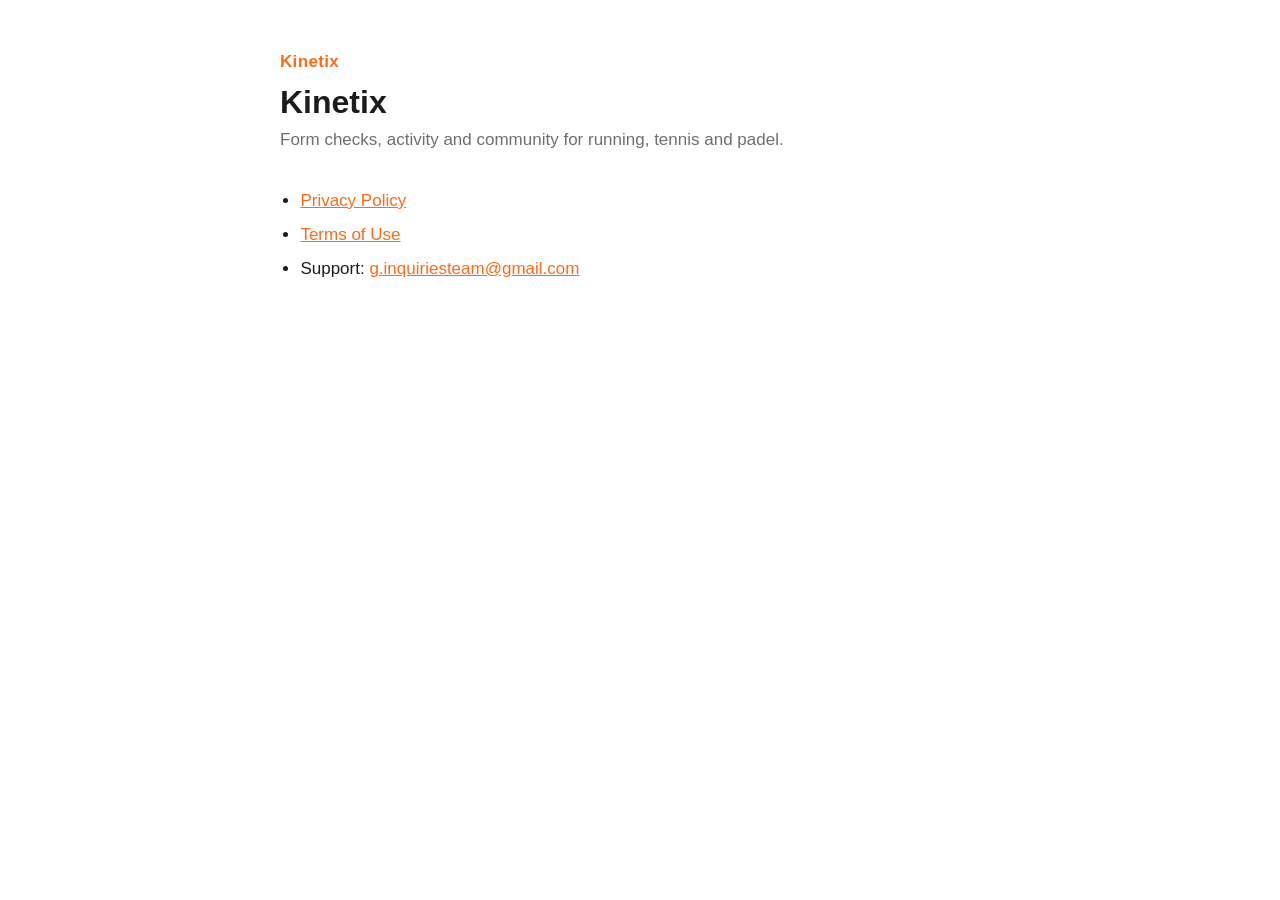
<file: index.html>
<!doctype html>
<html lang="en">
<head>
<meta charset="utf-8">
<meta name="viewport" content="width=device-width, initial-scale=1">
<title>Kinetix</title>
<link rel="stylesheet" href="style.css">
</head>
<body>
<main>
<p class="brand">Kinetix</p>
<h1>Kinetix</h1>
<p class="meta">Form checks, activity and community for running, tennis and padel.</p>
<ul>
<li><a href="privacy.html">Privacy Policy</a></li>
<li><a href="terms.html">Terms of Use</a></li>
<li>Support: <a href="mailto:g.inquiriesteam@gmail.com">g.inquiriesteam@gmail.com</a></li>
</ul>
</main>
</body>
</html>
</file>
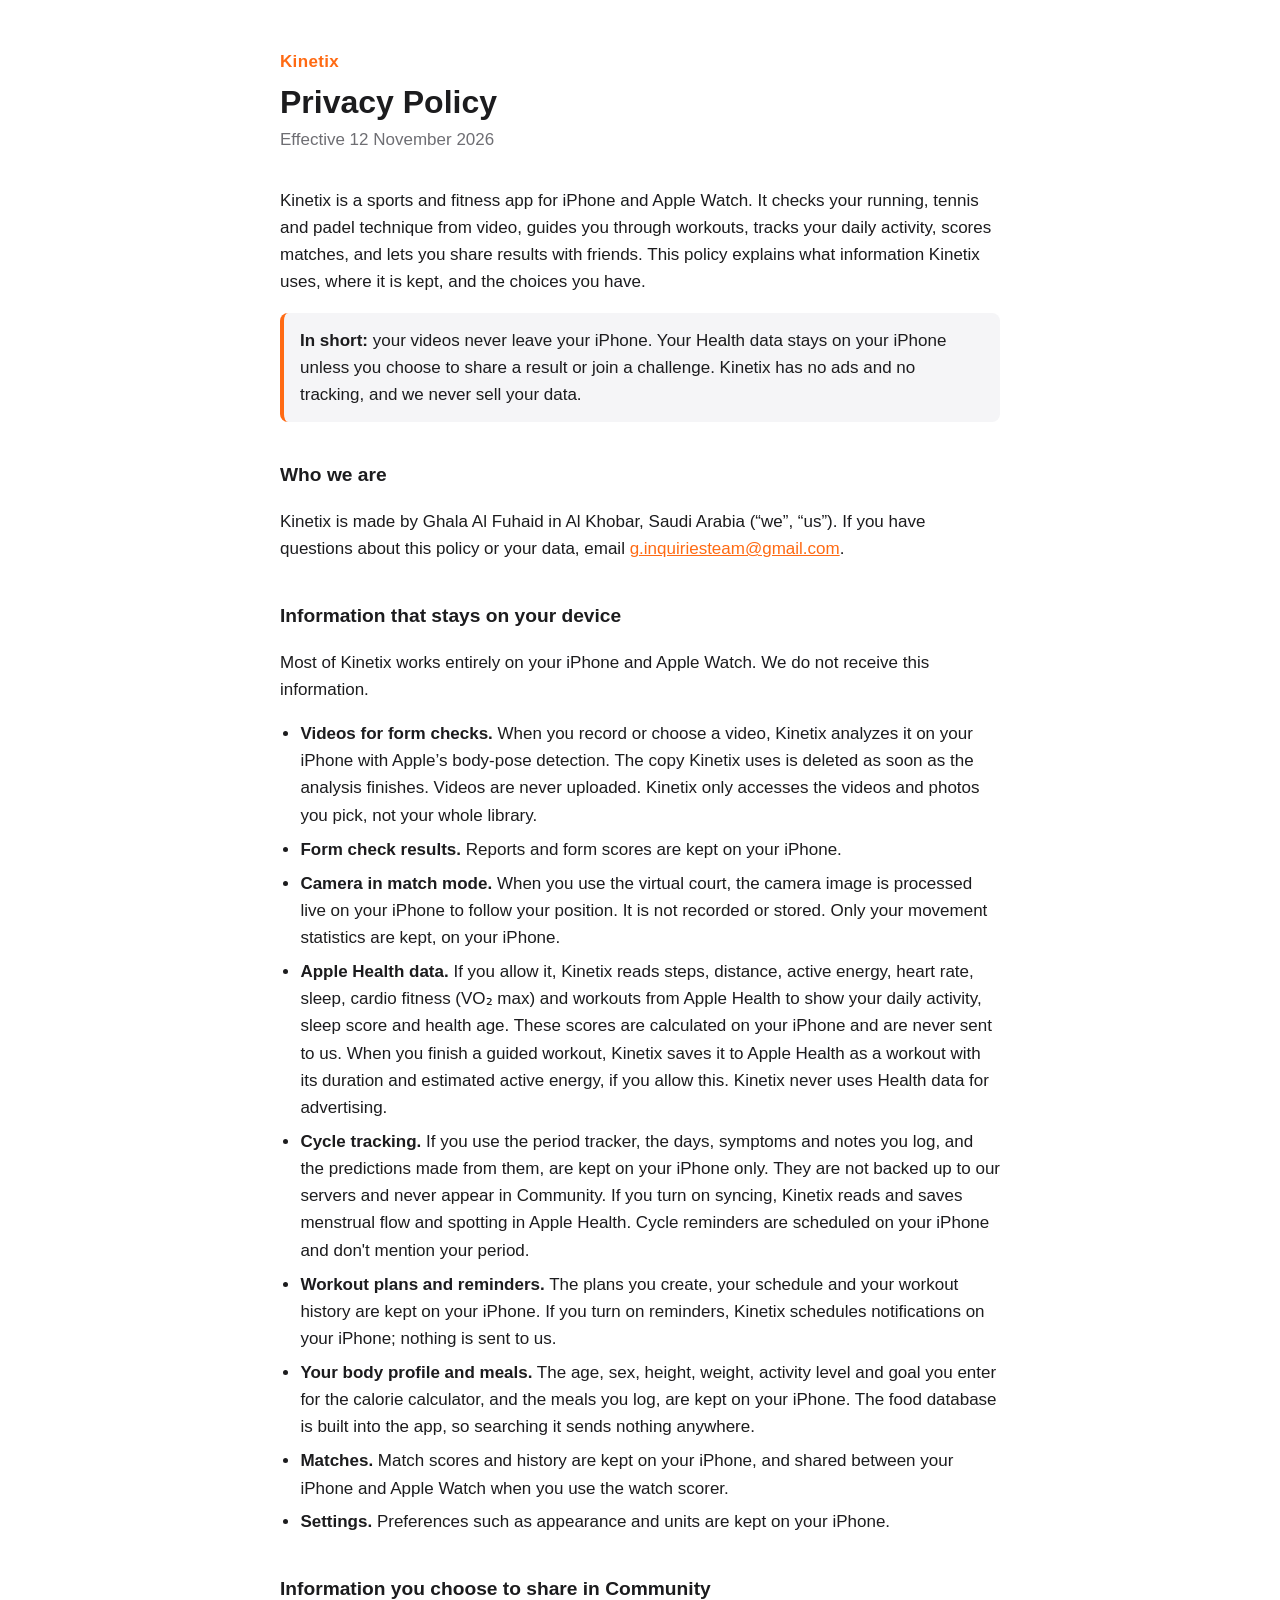
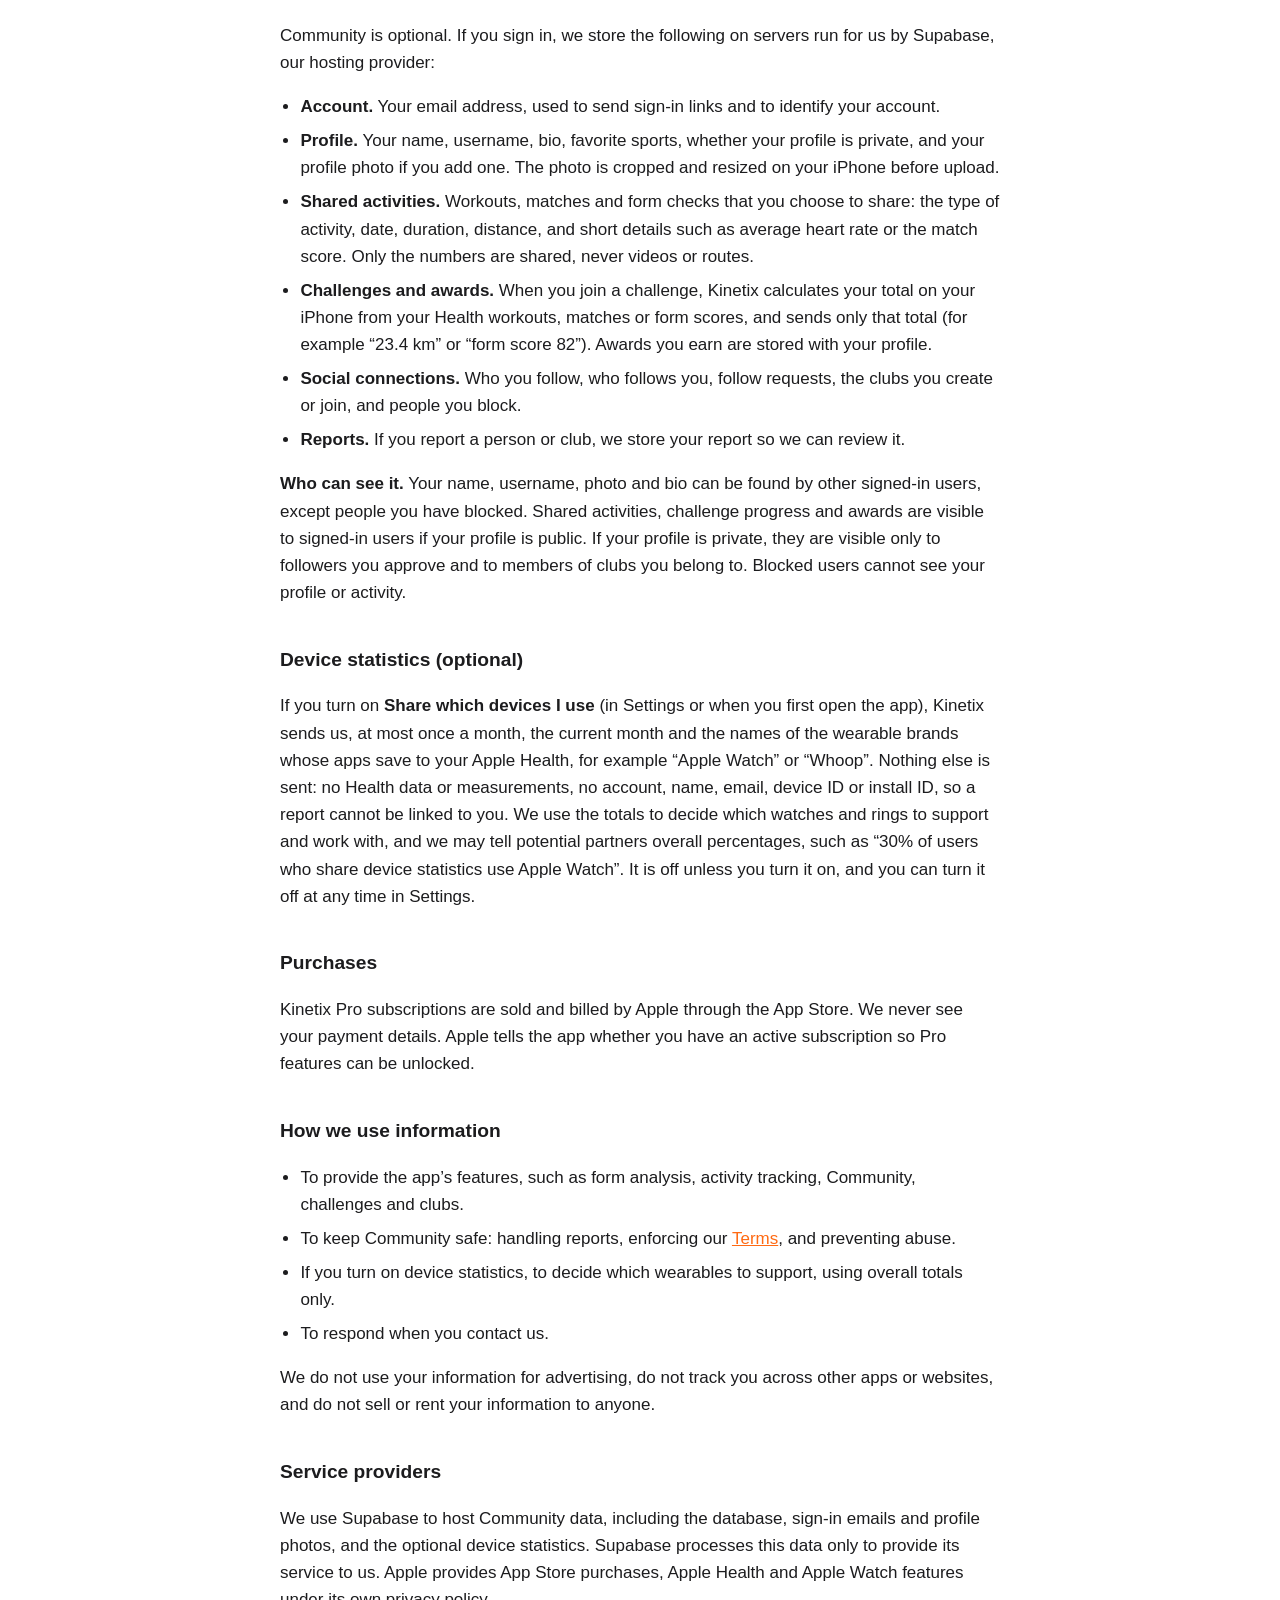
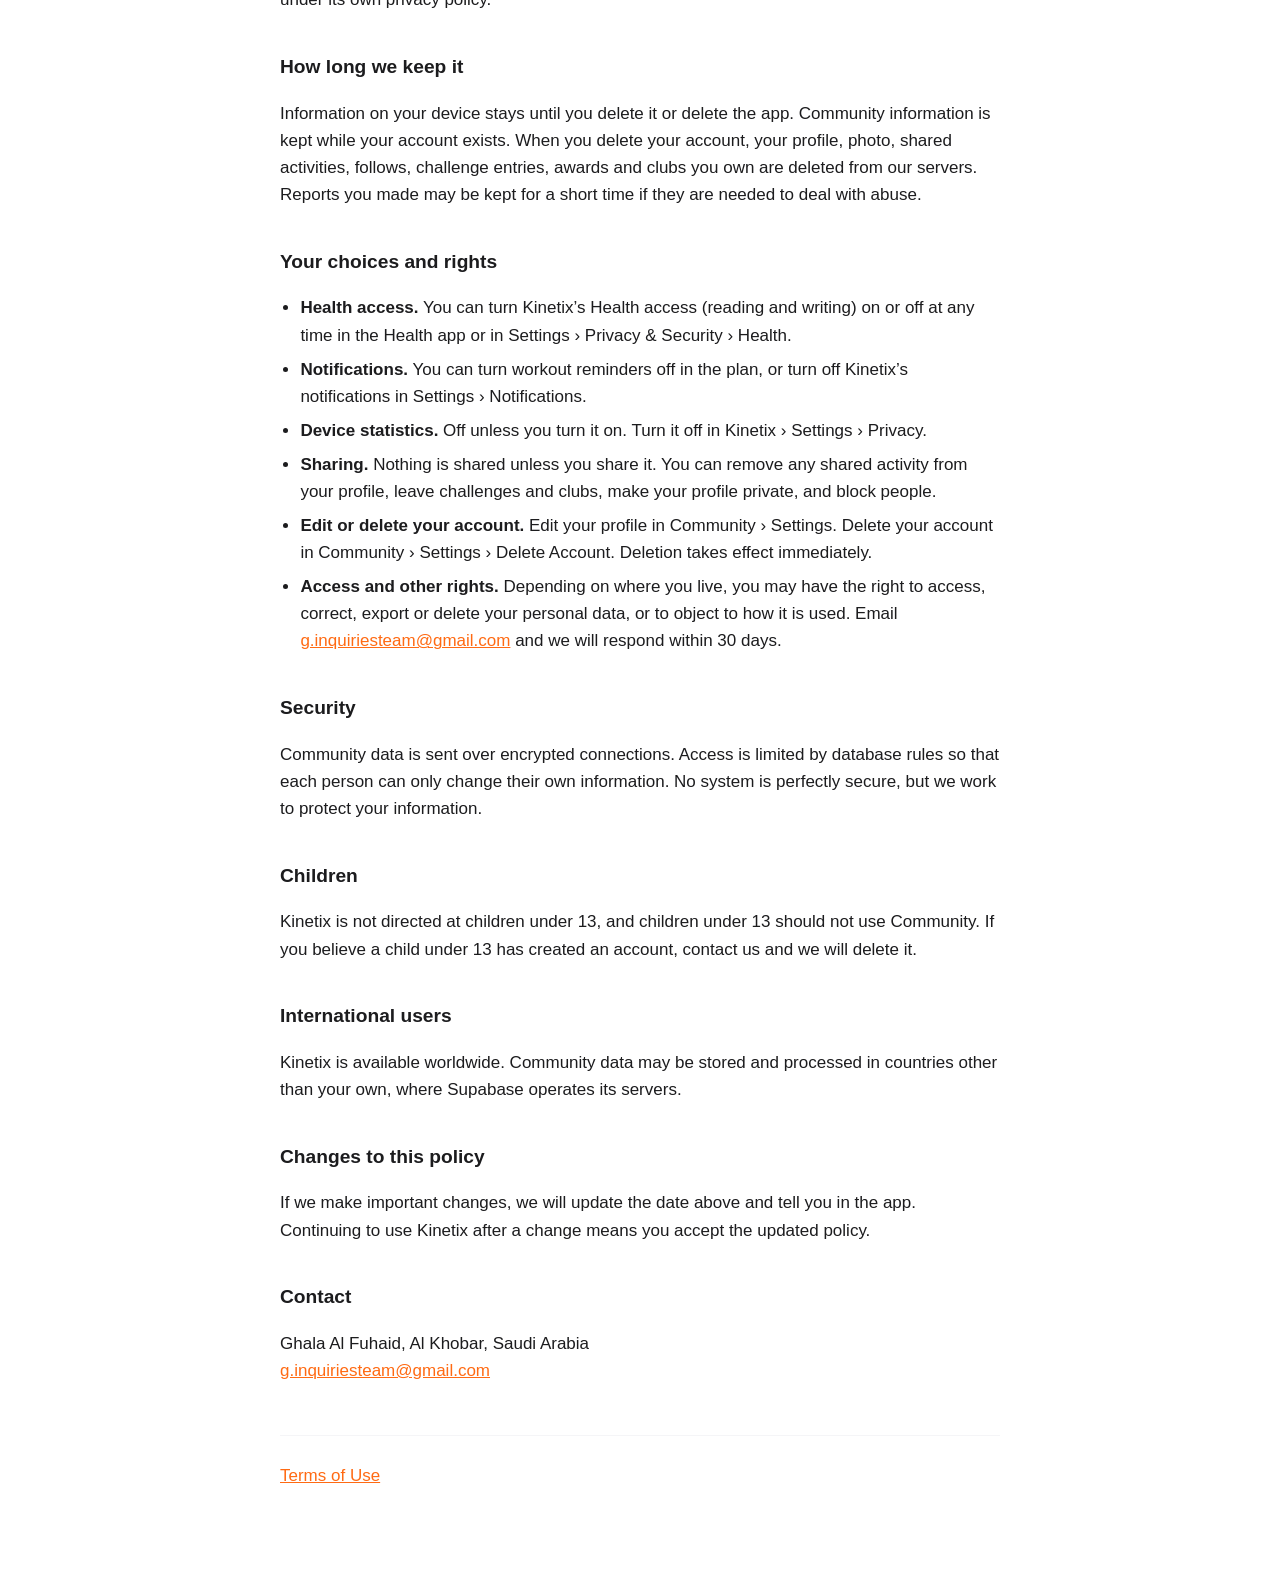
<file: privacy.html>
<!doctype html>
<html lang="en">
<head>
<meta charset="utf-8">
<meta name="viewport" content="width=device-width, initial-scale=1">
<title>Kinetix Privacy Policy</title>
<link rel="stylesheet" href="style.css">
</head>
<body>
<main>
<p class="brand">Kinetix</p>
<h1>Privacy Policy</h1>
<p class="meta">Effective 12 November 2026</p>

<p>Kinetix is a sports and fitness app for iPhone and Apple Watch. It checks your running, tennis and padel technique from video, guides you through workouts, tracks your daily activity, scores matches, and lets you share results with friends. This policy explains what information Kinetix uses, where it is kept, and the choices you have.</p>

<p class="summary"><strong>In short:</strong> your videos never leave your iPhone. Your Health data stays on your iPhone unless you choose to share a result or join a challenge. Kinetix has no ads and no tracking, and we never sell your data.</p>

<h2>Who we are</h2>
<p>Kinetix is made by Ghala Al Fuhaid in Al Khobar, Saudi Arabia (“we”, “us”). If you have questions about this policy or your data, email <a href="mailto:g.inquiriesteam@gmail.com">g.inquiriesteam@gmail.com</a>.</p>

<h2>Information that stays on your device</h2>
<p>Most of Kinetix works entirely on your iPhone and Apple Watch. We do not receive this information.</p>
<ul>
<li><strong>Videos for form checks.</strong> When you record or choose a video, Kinetix analyzes it on your iPhone with Apple’s body-pose detection. The copy Kinetix uses is deleted as soon as the analysis finishes. Videos are never uploaded. Kinetix only accesses the videos and photos you pick, not your whole library.</li>
<li><strong>Form check results.</strong> Reports and form scores are kept on your iPhone.</li>
<li><strong>Camera in match mode.</strong> When you use the virtual court, the camera image is processed live on your iPhone to follow your position. It is not recorded or stored. Only your movement statistics are kept, on your iPhone.</li>
<li><strong>Apple Health data.</strong> If you allow it, Kinetix reads steps, distance, active energy, heart rate, sleep, cardio fitness (VO₂ max) and workouts from Apple Health to show your daily activity, sleep score and health age. These scores are calculated on your iPhone and are never sent to us. When you finish a guided workout, Kinetix saves it to Apple Health as a workout with its duration and estimated active energy, if you allow this. Kinetix never uses Health data for advertising.</li>
<li><strong>Cycle tracking.</strong> If you use the period tracker, the days, symptoms and notes you log, and the predictions made from them, are kept on your iPhone only. They are not backed up to our servers and never appear in Community. If you turn on syncing, Kinetix reads and saves menstrual flow and spotting in Apple Health. Cycle reminders are scheduled on your iPhone and don't mention your period.</li>
<li><strong>Workout plans and reminders.</strong> The plans you create, your schedule and your workout history are kept on your iPhone. If you turn on reminders, Kinetix schedules notifications on your iPhone; nothing is sent to us.</li>
<li><strong>Your body profile and meals.</strong> The age, sex, height, weight, activity level and goal you enter for the calorie calculator, and the meals you log, are kept on your iPhone. The food database is built into the app, so searching it sends nothing anywhere.</li>
<li><strong>Matches.</strong> Match scores and history are kept on your iPhone, and shared between your iPhone and Apple Watch when you use the watch scorer.</li>
<li><strong>Settings.</strong> Preferences such as appearance and units are kept on your iPhone.</li>
</ul>

<h2>Information you choose to share in Community</h2>
<p>Community is optional. If you sign in, we store the following on servers run for us by Supabase, our hosting provider:</p>
<ul>
<li><strong>Account.</strong> Your email address, used to send sign-in links and to identify your account.</li>
<li><strong>Profile.</strong> Your name, username, bio, favorite sports, whether your profile is private, and your profile photo if you add one. The photo is cropped and resized on your iPhone before upload.</li>
<li><strong>Shared activities.</strong> Workouts, matches and form checks that you choose to share: the type of activity, date, duration, distance, and short details such as average heart rate or the match score. Only the numbers are shared, never videos or routes.</li>
<li><strong>Challenges and awards.</strong> When you join a challenge, Kinetix calculates your total on your iPhone from your Health workouts, matches or form scores, and sends only that total (for example “23.4 km” or “form score 82”). Awards you earn are stored with your profile.</li>
<li><strong>Social connections.</strong> Who you follow, who follows you, follow requests, the clubs you create or join, and people you block.</li>
<li><strong>Reports.</strong> If you report a person or club, we store your report so we can review it.</li>
</ul>
<p><strong>Who can see it.</strong> Your name, username, photo and bio can be found by other signed-in users, except people you have blocked. Shared activities, challenge progress and awards are visible to signed-in users if your profile is public. If your profile is private, they are visible only to followers you approve and to members of clubs you belong to. Blocked users cannot see your profile or activity.</p>

<h2>Device statistics (optional)</h2>
<p>If you turn on <strong>Share which devices I use</strong> (in Settings or when you first open the app), Kinetix sends us, at most once a month, the current month and the names of the wearable brands whose apps save to your Apple Health, for example “Apple Watch” or “Whoop”. Nothing else is sent: no Health data or measurements, no account, name, email, device ID or install ID, so a report cannot be linked to you. We use the totals to decide which watches and rings to support and work with, and we may tell potential partners overall percentages, such as “30% of users who share device statistics use Apple Watch”. It is off unless you turn it on, and you can turn it off at any time in Settings.</p>

<h2>Purchases</h2>
<p>Kinetix Pro subscriptions are sold and billed by Apple through the App Store. We never see your payment details. Apple tells the app whether you have an active subscription so Pro features can be unlocked.</p>

<h2>How we use information</h2>
<ul>
<li>To provide the app’s features, such as form analysis, activity tracking, Community, challenges and clubs.</li>
<li>To keep Community safe: handling reports, enforcing our <a href="terms.html">Terms</a>, and preventing abuse.</li>
<li>If you turn on device statistics, to decide which wearables to support, using overall totals only.</li>
<li>To respond when you contact us.</li>
</ul>
<p>We do not use your information for advertising, do not track you across other apps or websites, and do not sell or rent your information to anyone.</p>

<h2>Service providers</h2>
<p>We use Supabase to host Community data, including the database, sign-in emails and profile photos, and the optional device statistics. Supabase processes this data only to provide its service to us. Apple provides App Store purchases, Apple Health and Apple Watch features under its own privacy policy.</p>

<h2>How long we keep it</h2>
<p>Information on your device stays until you delete it or delete the app. Community information is kept while your account exists. When you delete your account, your profile, photo, shared activities, follows, challenge entries, awards and clubs you own are deleted from our servers. Reports you made may be kept for a short time if they are needed to deal with abuse.</p>

<h2>Your choices and rights</h2>
<ul>
<li><strong>Health access.</strong> You can turn Kinetix’s Health access (reading and writing) on or off at any time in the Health app or in Settings › Privacy &amp; Security › Health.</li>
<li><strong>Notifications.</strong> You can turn workout reminders off in the plan, or turn off Kinetix’s notifications in Settings › Notifications.</li>
<li><strong>Device statistics.</strong> Off unless you turn it on. Turn it off in Kinetix › Settings › Privacy.</li>
<li><strong>Sharing.</strong> Nothing is shared unless you share it. You can remove any shared activity from your profile, leave challenges and clubs, make your profile private, and block people.</li>
<li><strong>Edit or delete your account.</strong> Edit your profile in Community › Settings. Delete your account in Community › Settings › Delete Account. Deletion takes effect immediately.</li>
<li><strong>Access and other rights.</strong> Depending on where you live, you may have the right to access, correct, export or delete your personal data, or to object to how it is used. Email <a href="mailto:g.inquiriesteam@gmail.com">g.inquiriesteam@gmail.com</a> and we will respond within 30 days.</li>
</ul>

<h2>Security</h2>
<p>Community data is sent over encrypted connections. Access is limited by database rules so that each person can only change their own information. No system is perfectly secure, but we work to protect your information.</p>

<h2>Children</h2>
<p>Kinetix is not directed at children under 13, and children under 13 should not use Community. If you believe a child under 13 has created an account, contact us and we will delete it.</p>

<h2>International users</h2>
<p>Kinetix is available worldwide. Community data may be stored and processed in countries other than your own, where Supabase operates its servers.</p>

<h2>Changes to this policy</h2>
<p>If we make important changes, we will update the date above and tell you in the app. Continuing to use Kinetix after a change means you accept the updated policy.</p>

<h2>Contact</h2>
<p>Ghala Al Fuhaid, Al Khobar, Saudi Arabia<br><a href="mailto:g.inquiriesteam@gmail.com">g.inquiriesteam@gmail.com</a></p>

<p class="footer"><a href="terms.html">Terms of Use</a></p>
</main>
</body>
</html>
</file>
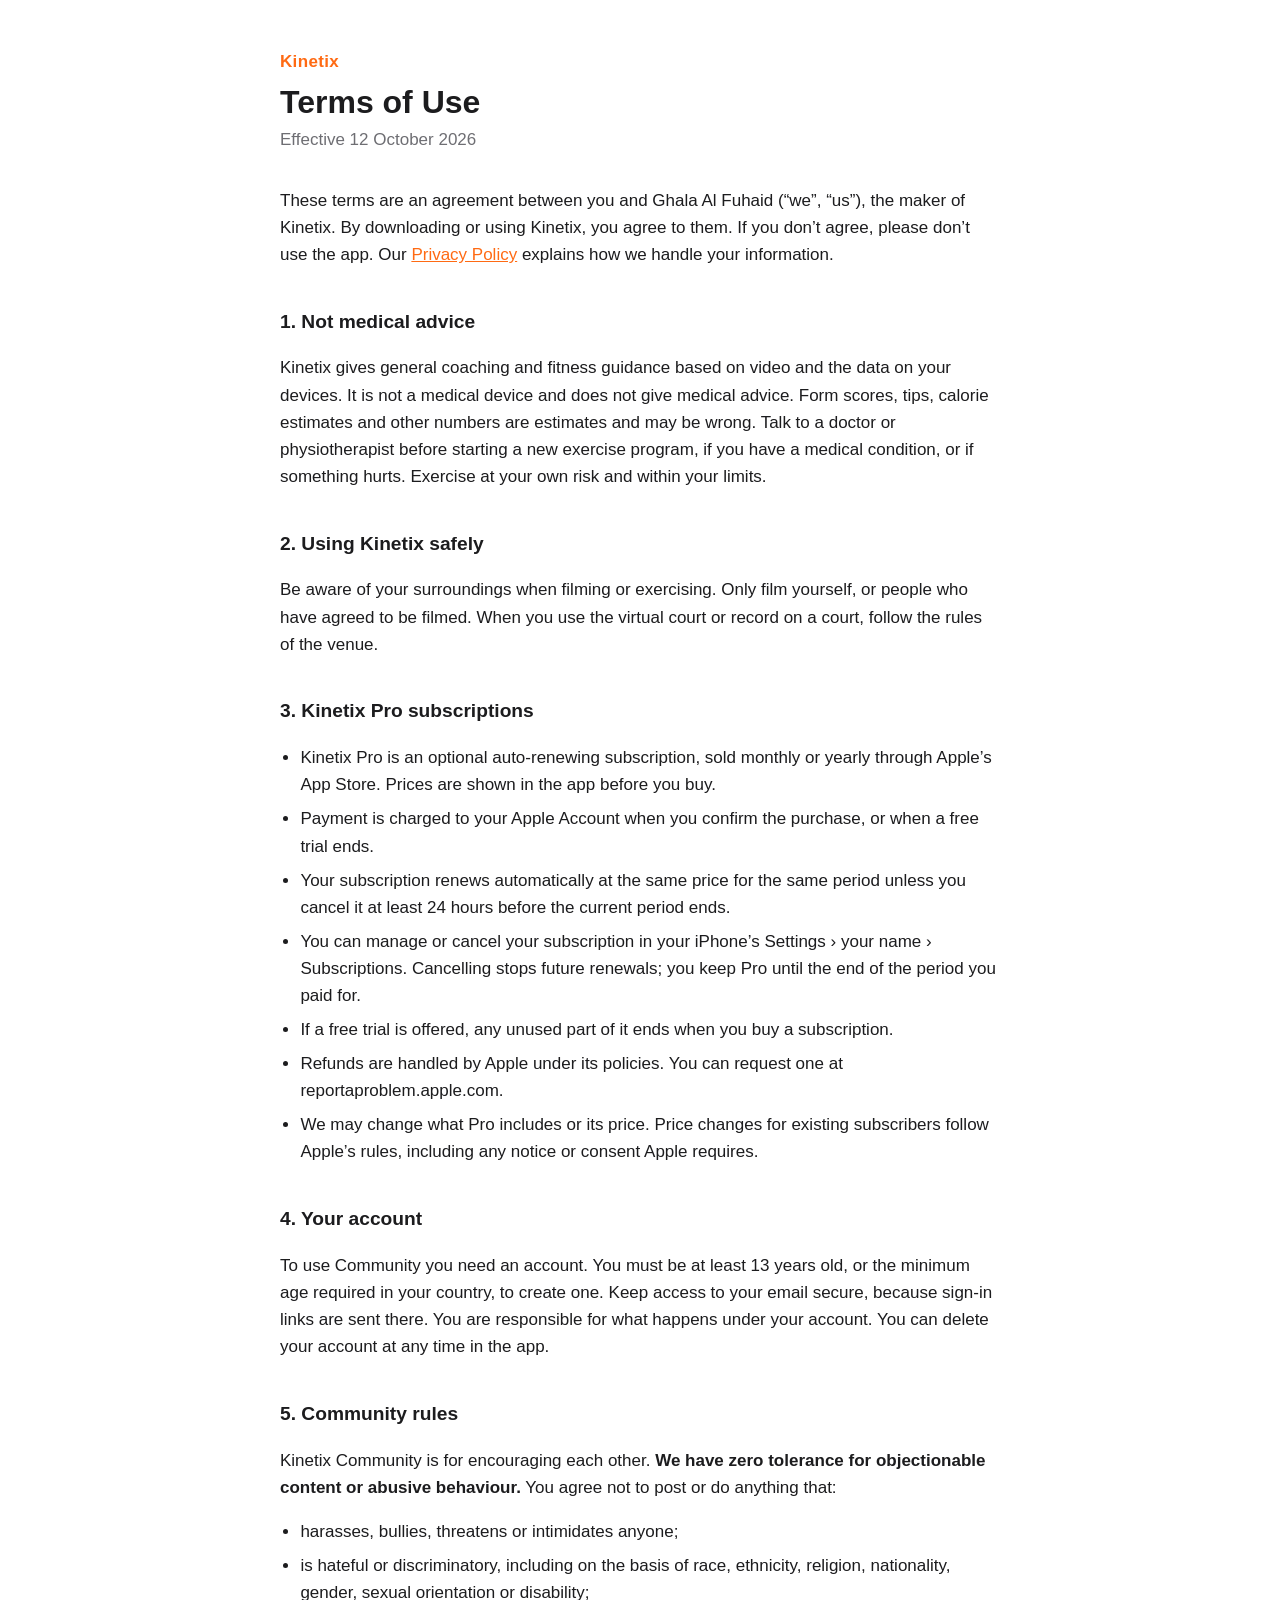
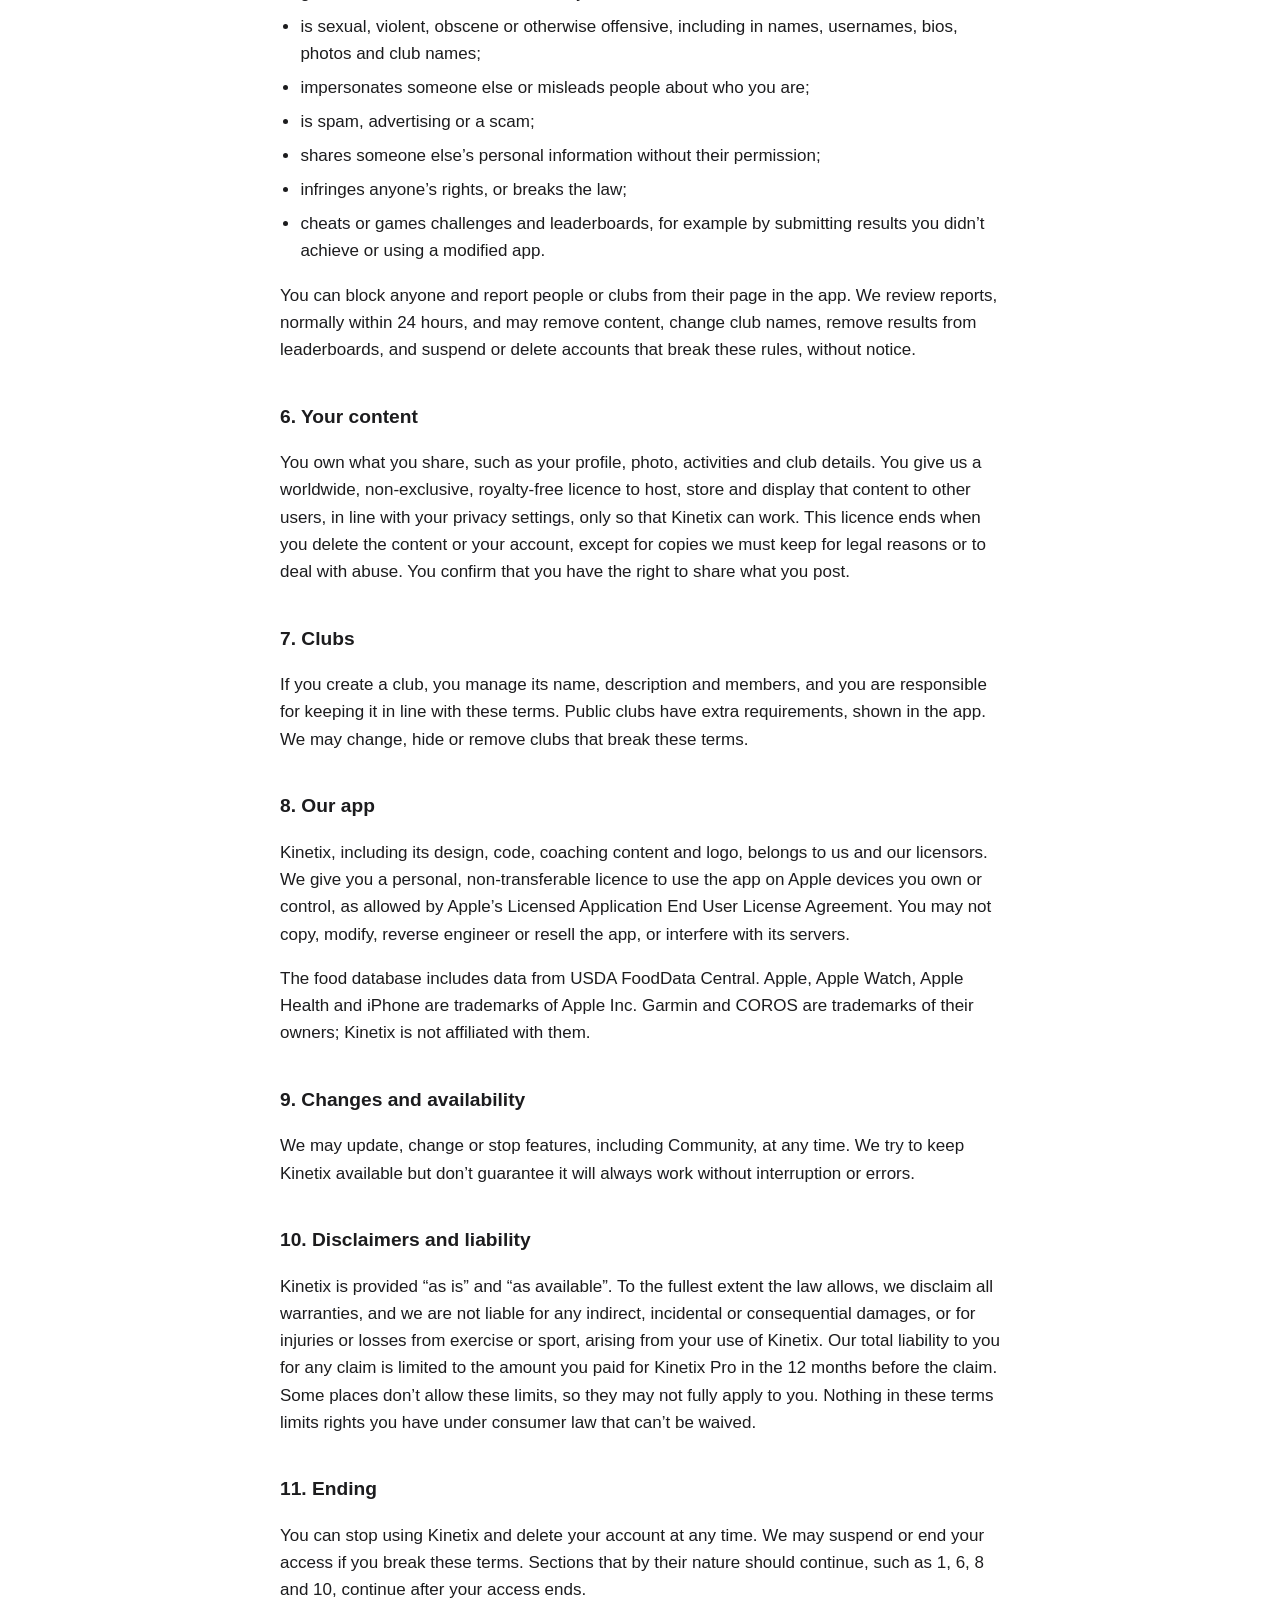
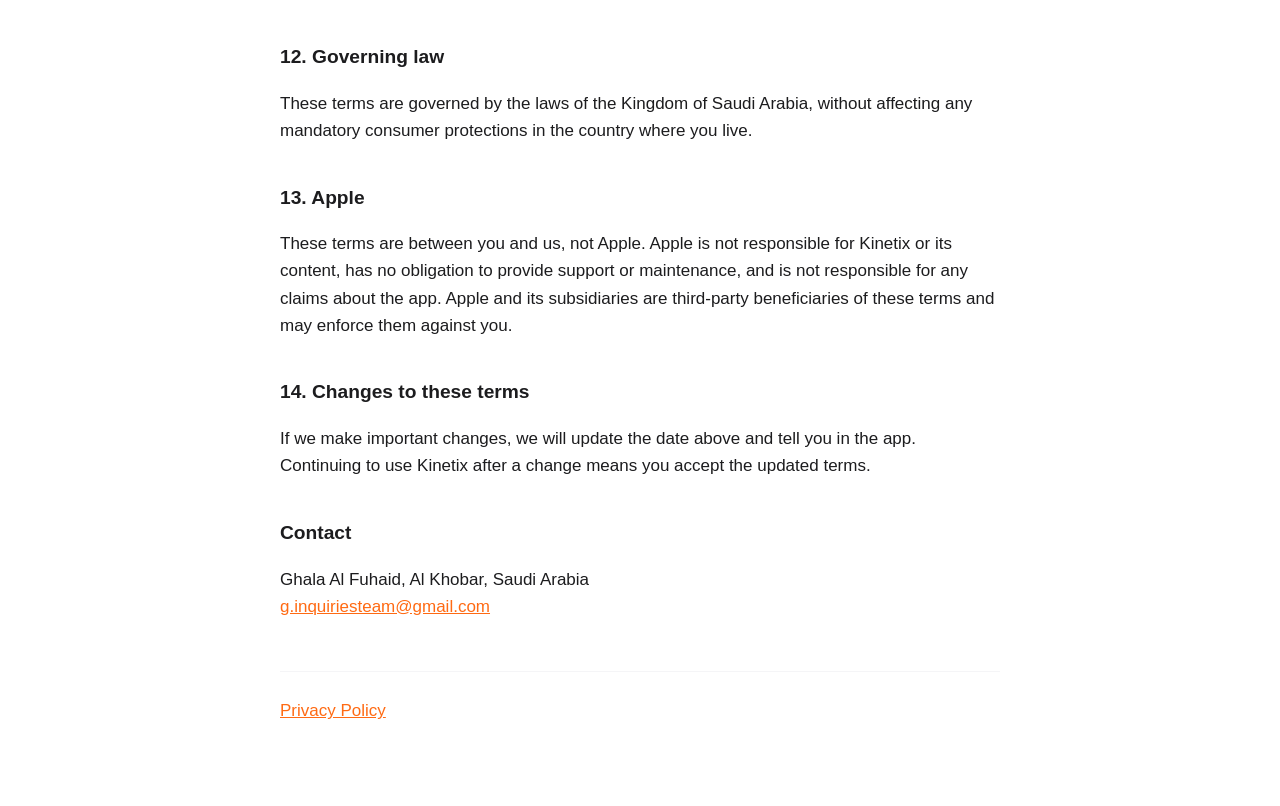
<file: terms.html>
<!doctype html>
<html lang="en">
<head>
<meta charset="utf-8">
<meta name="viewport" content="width=device-width, initial-scale=1">
<title>Kinetix Terms of Use</title>
<link rel="stylesheet" href="style.css">
</head>
<body>
<main>
<p class="brand">Kinetix</p>
<h1>Terms of Use</h1>
<p class="meta">Effective 12 October 2026</p>

<p>These terms are an agreement between you and Ghala Al Fuhaid (“we”, “us”), the maker of Kinetix. By downloading or using Kinetix, you agree to them. If you don’t agree, please don’t use the app. Our <a href="privacy.html">Privacy Policy</a> explains how we handle your information.</p>

<h2>1. Not medical advice</h2>
<p>Kinetix gives general coaching and fitness guidance based on video and the data on your devices. It is not a medical device and does not give medical advice. Form scores, tips, calorie estimates and other numbers are estimates and may be wrong. Talk to a doctor or physiotherapist before starting a new exercise program, if you have a medical condition, or if something hurts. Exercise at your own risk and within your limits.</p>

<h2>2. Using Kinetix safely</h2>
<p>Be aware of your surroundings when filming or exercising. Only film yourself, or people who have agreed to be filmed. When you use the virtual court or record on a court, follow the rules of the venue.</p>

<h2>3. Kinetix Pro subscriptions</h2>
<ul>
<li>Kinetix Pro is an optional auto-renewing subscription, sold monthly or yearly through Apple’s App Store. Prices are shown in the app before you buy.</li>
<li>Payment is charged to your Apple Account when you confirm the purchase, or when a free trial ends.</li>
<li>Your subscription renews automatically at the same price for the same period unless you cancel it at least 24 hours before the current period ends.</li>
<li>You can manage or cancel your subscription in your iPhone’s Settings › your name › Subscriptions. Cancelling stops future renewals; you keep Pro until the end of the period you paid for.</li>
<li>If a free trial is offered, any unused part of it ends when you buy a subscription.</li>
<li>Refunds are handled by Apple under its policies. You can request one at reportaproblem.apple.com.</li>
<li>We may change what Pro includes or its price. Price changes for existing subscribers follow Apple’s rules, including any notice or consent Apple requires.</li>
</ul>

<h2>4. Your account</h2>
<p>To use Community you need an account. You must be at least 13 years old, or the minimum age required in your country, to create one. Keep access to your email secure, because sign-in links are sent there. You are responsible for what happens under your account. You can delete your account at any time in the app.</p>

<h2>5. Community rules</h2>
<p>Kinetix Community is for encouraging each other. <strong>We have zero tolerance for objectionable content or abusive behaviour.</strong> You agree not to post or do anything that:</p>
<ul>
<li>harasses, bullies, threatens or intimidates anyone;</li>
<li>is hateful or discriminatory, including on the basis of race, ethnicity, religion, nationality, gender, sexual orientation or disability;</li>
<li>is sexual, violent, obscene or otherwise offensive, including in names, usernames, bios, photos and club names;</li>
<li>impersonates someone else or misleads people about who you are;</li>
<li>is spam, advertising or a scam;</li>
<li>shares someone else’s personal information without their permission;</li>
<li>infringes anyone’s rights, or breaks the law;</li>
<li>cheats or games challenges and leaderboards, for example by submitting results you didn’t achieve or using a modified app.</li>
</ul>
<p>You can block anyone and report people or clubs from their page in the app. We review reports, normally within 24 hours, and may remove content, change club names, remove results from leaderboards, and suspend or delete accounts that break these rules, without notice.</p>

<h2>6. Your content</h2>
<p>You own what you share, such as your profile, photo, activities and club details. You give us a worldwide, non-exclusive, royalty-free licence to host, store and display that content to other users, in line with your privacy settings, only so that Kinetix can work. This licence ends when you delete the content or your account, except for copies we must keep for legal reasons or to deal with abuse. You confirm that you have the right to share what you post.</p>

<h2>7. Clubs</h2>
<p>If you create a club, you manage its name, description and members, and you are responsible for keeping it in line with these terms. Public clubs have extra requirements, shown in the app. We may change, hide or remove clubs that break these terms.</p>

<h2>8. Our app</h2>
<p>Kinetix, including its design, code, coaching content and logo, belongs to us and our licensors. We give you a personal, non-transferable licence to use the app on Apple devices you own or control, as allowed by Apple’s Licensed Application End User License Agreement. You may not copy, modify, reverse engineer or resell the app, or interfere with its servers.</p>
<p>The food database includes data from USDA FoodData Central. Apple, Apple Watch, Apple Health and iPhone are trademarks of Apple Inc. Garmin and COROS are trademarks of their owners; Kinetix is not affiliated with them.</p>

<h2>9. Changes and availability</h2>
<p>We may update, change or stop features, including Community, at any time. We try to keep Kinetix available but don’t guarantee it will always work without interruption or errors.</p>

<h2>10. Disclaimers and liability</h2>
<p>Kinetix is provided “as is” and “as available”. To the fullest extent the law allows, we disclaim all warranties, and we are not liable for any indirect, incidental or consequential damages, or for injuries or losses from exercise or sport, arising from your use of Kinetix. Our total liability to you for any claim is limited to the amount you paid for Kinetix Pro in the 12 months before the claim. Some places don’t allow these limits, so they may not fully apply to you. Nothing in these terms limits rights you have under consumer law that can’t be waived.</p>

<h2>11. Ending</h2>
<p>You can stop using Kinetix and delete your account at any time. We may suspend or end your access if you break these terms. Sections that by their nature should continue, such as 1, 6, 8 and 10, continue after your access ends.</p>

<h2>12. Governing law</h2>
<p>These terms are governed by the laws of the Kingdom of Saudi Arabia, without affecting any mandatory consumer protections in the country where you live.</p>

<h2>13. Apple</h2>
<p>These terms are between you and us, not Apple. Apple is not responsible for Kinetix or its content, has no obligation to provide support or maintenance, and is not responsible for any claims about the app. Apple and its subsidiaries are third-party beneficiaries of these terms and may enforce them against you.</p>

<h2>14. Changes to these terms</h2>
<p>If we make important changes, we will update the date above and tell you in the app. Continuing to use Kinetix after a change means you accept the updated terms.</p>

<h2>Contact</h2>
<p>Ghala Al Fuhaid, Al Khobar, Saudi Arabia<br><a href="mailto:g.inquiriesteam@gmail.com">g.inquiriesteam@gmail.com</a></p>

<p class="footer"><a href="privacy.html">Privacy Policy</a></p>
</main>
</body>
</html>
</file>
<file: style.css>
:root {
    --bg: #ffffff;
    --text: #1c1c1e;
    --muted: #6e6e73;
    --accent: #ff6a13;
    --panel: #f5f5f7;
    color-scheme: light dark;
}

@media (prefers-color-scheme: dark) {
    :root {
        --bg: #0b0b0c;
        --text: #f2f2f7;
        --muted: #a1a1a6;
        --panel: #1c1c1e;
    }
}

body {
    margin: 0;
    background: var(--bg);
    color: var(--text);
    font: 17px/1.6 -apple-system, BlinkMacSystemFont, "Segoe UI", Roboto, sans-serif;
}

main {
    max-width: 720px;
    margin: 0 auto;
    padding: 48px 16px 64px;
}

.brand {
    color: var(--accent);
    font-weight: 700;
    letter-spacing: 0.02em;
    margin: 0 0 8px;
}

h1 { font-size: 2rem; line-height: 1.2; margin: 0 0 4px; }
h2 { font-size: 1.2rem; margin: 2em 0 0.5em; }
.meta { color: var(--muted); margin: 0 0 2em; }

.summary {
    background: var(--panel);
    border-left: 4px solid var(--accent);
    border-radius: 8px;
    padding: 14px 16px;
}

ul { padding-left: 1.2em; }
li { margin: 0.4em 0; }
a { color: var(--accent); }

.footer {
    margin-top: 3em;
    padding-top: 1.5em;
    border-top: 1px solid var(--panel);
}
</file>
